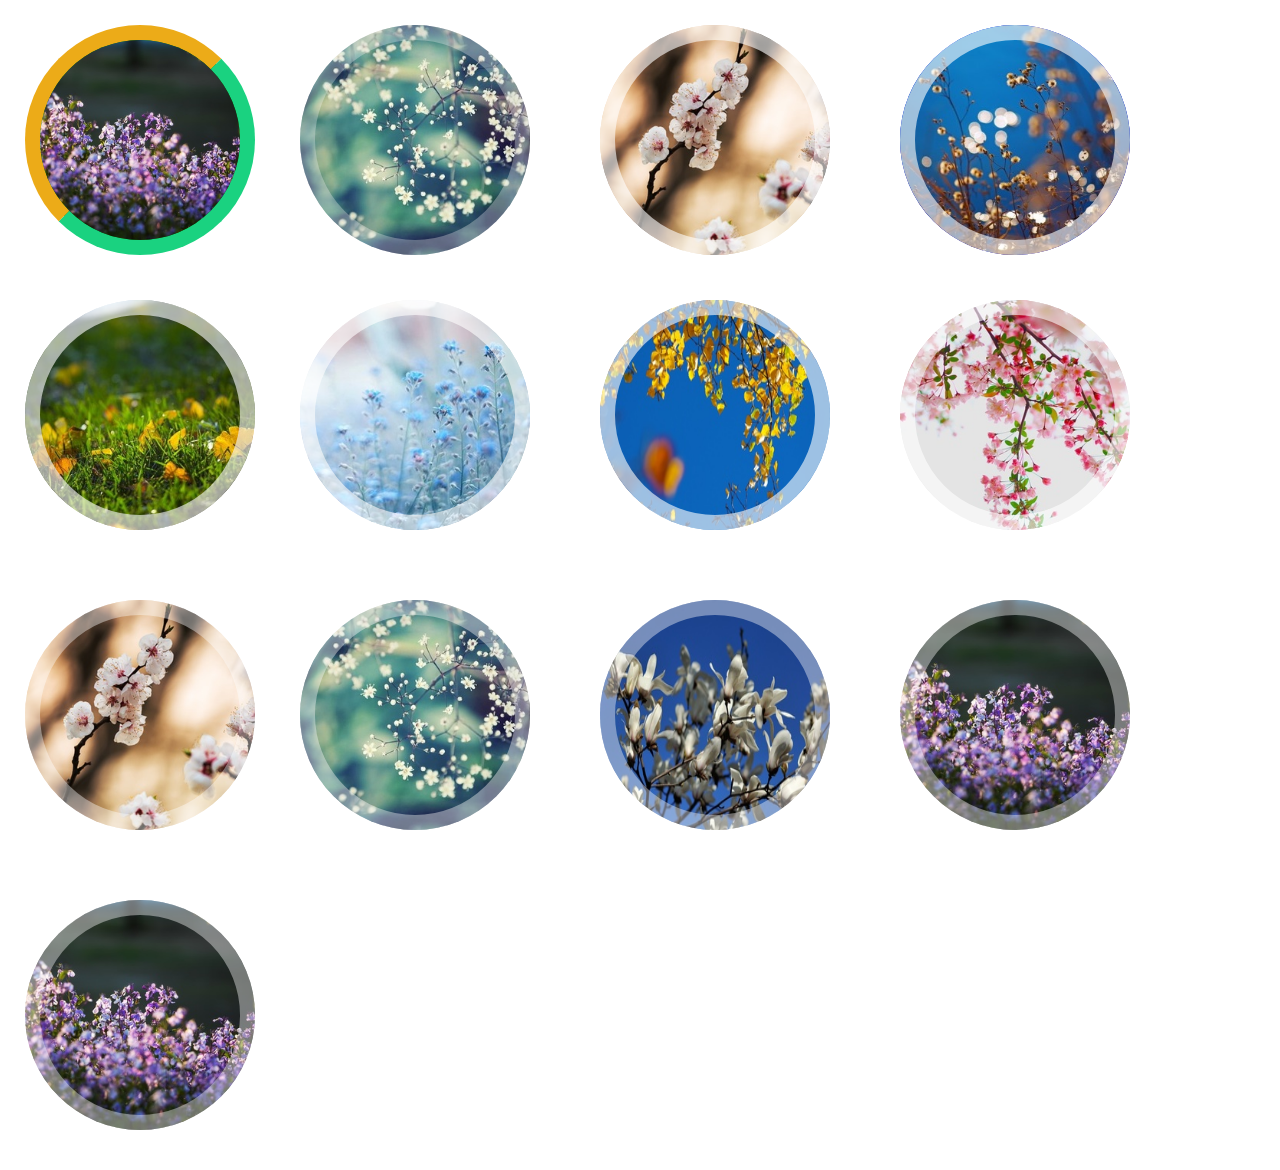
<file: 2D/index.html>
<!DOCTYPE html>
<html lang="en">
<head>
	<meta charset="UTF-8">
	<title>2D</title>
	<link rel="stylesheet" href="css/index.css">
</head>
<body>
	<!-- 第一个开始 -->
	<div class="box1">
		<div class="box1-1"></div>
	    <div class="box1-img"><img src="img/2.jpg" alt=""></div>	
		<div class="box1-2">HEADING!HERE</div>
	</div>
	<!-- 第一个结束 -->
	<!-- 第二个开始 -->
	<div class="box2">
		<div class="box2-img">
			<img src="img/6.jpg" alt="">
		    <div class="box2-1"></div>			
		</div>
		<div class="box2-2">HEADING!HERE</div>
	</div>
	<!-- 第二个结束 -->
    <!-- 第三个开始 -->
    <div class="box3">
    	<div class="box3-img">
    		<img src="img/7.jpg" alt="">
    		<div class="box3-1"></div>
    	</div>
    	<div class="box3-2">HEADING!HERE</div>
    </div>
    <!-- 第三个结束 -->
    <!-- 第四个开始 -->
    <div class="box4">
    	<div class="box4-img">
    		<img src="img/5.jpg" alt="">
    		<div class="box4-4"></div>
    	</div>
    	<div class="box4-2">HEADING!HERE</div>
    </div>
    <!-- 第四个结束 -->
    <!--问题1-->
    <!-- 第五个开始 -->
    <div class="box5">
    	<div class="box5-img">
    		<img src="img/4.jpg" alt="">
    		<div class="box5-1"></div>
    	</div>
        <div class="box5-2">HEADING!HERE</div>
    </div>
    <!-- 第五个结束 -->
    <!--第六个开始-->
    <div class="box6">
    	<div class="box6-1">HEADING!HERE</div>
    	<div class="box6-img">
    		<img src="img/3.jpg" alt="" />
    		<div class="box6-2"></div>
    	</div>
    </div>
    <!--第六个结束-->
    <!-第七个开始-->
    <div class="box7">	
    	<div class="box7-img">
    		<img src="img/rect/10.jpg" alt="" />
    		<div class="box7-1"></div>
    	</div>
    	<div class="box7-2">HEADING!HERE</div>
    </div>
    <!-第七个结束-->
    <!--第八个开始-->
    <div class="box8">
    	<div class="box8-img">
     		<img src="img/1.jpg" alt="" />
    		<div class="box8-1"></div>   		
    	</div>
    	<div class="box8-2">HEADING!HERE</div>
    </div>
    <!--第八个结束-->
    <!--第九个开始-->
    <div class="box9">
    	<div class="box9-img">
    		<img src="img/7.jpg" alt="" />
    		<div class="box9-1"></div>
    	</div>
    	<div class="box9-2">HEADING!HERE</div>
    </div>
    <!--第九个结束-->
    <!--第十个开始-->
    <div class="box10">
    	<div class="box10-img">
    	   <img src="img/6.jpg" alt="" />
    	   <div class="box10-1"></div>
    	</div>
    	<div class="box10-2">HEADING!HERE</div>
    </div>
    <!--第十个结束-->
    <!--第十一个开始-->
    <div class="box11">
    	<div class="box11-img">
    		<img src="img/rect/3.jpg" alt="" />
    		<div class="box11-1"></div>
    	</div>
    	<div class="box11-2">HEADING!HERE</div>
    </div>
    <!--第十一个结束-->
    <!--第十二个 开始-->
     <div class="box12">
    	<div class="box12-img">
    		<img src="img/2.jpg" alt="" />
    		<div class="box12-1"></div>
    	</div>
    	<div class="box12-2">HEADING!HERE</div>
    </div>   
    <!--第十二个 结束-->
    <!--第十三个 开始-->
     <div class="box13">
    	<div class="box13-img">
    		<img src="img/2.jpg" alt="" />
    		<div class="box13-1"></div>
    	</div>
    	<div class="box13-2">
    		<p class='p1'>HEADING!HERE</p>
    		<p class="p2">Good study</p>
    		
    	</div>
    </div>   
    <!--第十三个 结束-->    
</body>
</html>
</file>
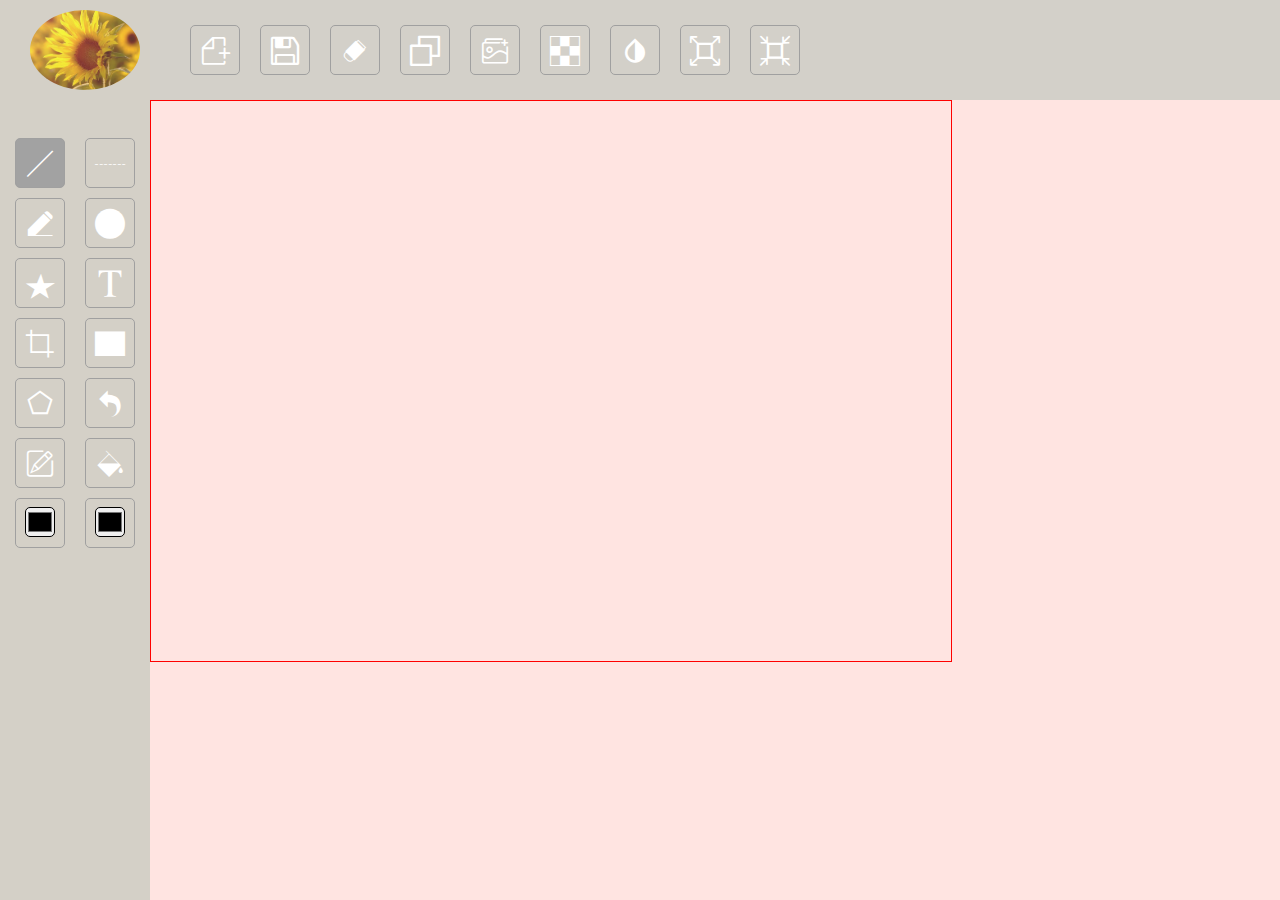
<file: palette/index.html>
<!doctype html>
<html lang="en">
<head>
	<meta charset="UTF-8" />
	<title>画板</title>
	<link rel="stylesheet" href="css/index.css" />
	<link rel="stylesheet" href="iconfont/iconfont.css" />
	<link rel="stylesheet" href="iconfont1/iconfont.css" />
	<!--<script src="js/function.js"></script>-->
	<script src='js/function1.js'></script>
	<!--<script src="js/index.js"></script>-->
	<script src='js/index1.js'></script>
</head>
<body>
	<main>
		<div class="left">
			 <div class="logo"></div>
			<label class='iconfont icon-line type' id='line'active='true' ></label>
			<label class='iconfont icon-xuxian type' id='dash'></label>
			<label class='iconfont icon-qianbi type' id='qianbi'></label>
			<label class='iconfont icon-yuan type' id='circle'></label>
			<label class="iconfont icon-duobianxing1 type" id='djx'></label>
			<label class='iconfont icon-wenzi' id='font'></label>
			<label class='iconfont icon-tuoyuan' id='caijian'></label>
			<label class='iconfont icon-ft-rectangle type' id='rectA'></label>
			<label class='iconfont icon-duobianxing type' id='dbx'></label>
			<label class='iconfont icon-cancel' id='cancel'></label>
			<label class="iconfont icon-qianbi1 style" id='strokeS'></label>			
			<label class='iconfont icon-tianchong style' id='fillS'></label>
			<label><input type="color" / id='color1'></label>
			<label><input type="color" / id='color2'></label>
		</div>
		<div class="right">
			<div class="top">
				<label class='iconfont icon-xinjian' id='newC'></label>
				<label id='save'><a href=""  class='iconfont icon-baocun'></a></label>
				<label class="iconfont icon-xiangpica-copy" id='eraser'></label>
			    <label class='iconfont icon-huabuhuanyuan' id='hbhy'></label>
			    <label class='iconfont icon-daorutupian' id='hbsx'></label>			
			    <label class='iconfont icon-masaike' id='hbsx'></label>			
			    <label class='iconfont icon-ic_invert_colors_px' id='hbsx'></label>			
				<label class="iconfont icon-huabufangda" id='hbfd'></label>				
			    <label class='iconfont icon-huabusuoxiao' id='hbsx'></label>			
			</div>
			<div class="bottom">
	         	<canvas width="800" height="560"></canvas>
	        	<div class="eraser"></div>
	        	<div class="caijian"></div>
	        	<div class="mask"></div>
			</div>
		</div>
	</main>
</body>
</html>
</file>
<file: 2D/css/index.css>
/*清除浏览器默认样式*/
*{
	margin:0;
	padding:0;
	list-style:none;
	text-decoration: none;
}
body{
	position: relative;
}
/*第一个开始*/
.box1{
	width: 230px;
	height: 230px;
	border-radius:50%;
	/*background:red;*/
	float: left;
	position: relative;
	position:absolute;
	top:25px;
	left:25px;
}
.box1-1{
	width: 200px;
	height: 200px;
	background:green;
	border:15px solid #ECAB18;
	border-bottom-color:#1AD280;
	border-right-color:#1AD280;
	border-radius:50%;
}
.box1-img,.box1-2{
	width: 200px;
	height: 200px;
/*	background:red;*/
	border-radius:50%;
    position:absolute;
    top:0;
    bottom:0;
    left:0;
    right:0;
    margin:auto;
}
.box1-img img{
	width: 200px;
	height: 200px;
	border-radius:50%;
}
.box1-2{
    background: rgba(0,0,0,0.3);
    font-size:22px;
    color:rgba(255,255,255,0.7);
    text-align:center;
    line-height: 200px;
    opacity: 0;
    letter-spacing: 2px;
    text-shadow: 0 0 1px white, 0 1px 2px rgba(0, 0, 0, 0.3);
}
.box1:hover .box1-1{
	transform:rotate(180deg);
	transition:all 0.8s ease;
}
.box1:hover .box1-2{
    opacity: 1;
	transition:all 1s ease;
}
/*第一个结束*/
/*第二个开始*/
.box2{
   width:230px;  
   height:230px; 
   border-radius:50%;
   /*background: red;*/
   margin-bottom:15px;
   position: relative;
	position:absolute;
	top:25px;
	left:300px;
}
.box2-img{
   position: relative;	
}
.box2-img,.box2-img img{
	width:230px;
	height: 230px;
	border-radius:50%;     
}
.box2-1{
	width:200px;
	height:200px;
	border-width:15px;
	border-style: solid;
	border-color:rgba(255,255,255,0.3);
	background: transparent;
	border-radius:50%;
	position: absolute;
	top:0;
	bottom:0;
	left:0;
	right:0;
	margin:auto;
}
.box2-2{
	width: 230px;
	height: 230px;
	background: rgba(0,0,0,0.7);
	border-radius:50%;
	font-size: 22px;
	color:rgba(255,255,255,0.7);
	/*opacity:0;*/
	text-align: center;
	line-height: 230px;
	letter-spacing:2px;
    text-shadow: 0 0 1px white, 0 1px 2px rgba(0, 0, 0, 0.3);
    position: absolute;
    top:0;	
    bottom:0;	
    left:230px;		
    margin:auto;
    visibility:hidden;
}
.box2:hover .box2-img{
	transform:rotate(30deg);
	transition:all 0.3s ease;
}
.box2:hover .box2-2{	
	transform:translateX(-230px);
	/*display: block;*/
	transition:all 0.3s ease;	
    visibility:visible;
}
/*第二个结束*/
/*第三个开始*/
.box3{
	width: 230px;
	height: 230px;
	border-radius: 50%;
	/*background:red;*/
	margin-bottom: 15px;
	position: relative;
	position:absolute;
	top:25px;
	left:600px;	
}
.box3-img{
	width: 230px;
	height: 230px;
	/*background: blue;*/
	border-radius: 50%;
	position: relative;
	position: absolute;
	top: 0;
	left: 0;
	z-index: 10;
}
.box3-img img{
	display:block;
	width:230px;
	height: 230px;
	border-radius:50%;
}
.box3-1{
	width: 200px;
	height: 200px;
	background: transparent;
	border-radius: 50%;
	border:15px solid rgba(255,255,255,0.6);
	position: absolute;
	top:0;
	bottom:0;
	left:0;
	right:0;
	margin:auto;
}
.box3-2{
    width: 230px;
	height: 230px;
	background: #3E3939;
	border-radius: 50%;
	font-size: 22px;
	color: #fff;
	/*opacity: 0;*/
	text-align: center;
	line-height: 230px;
	letter-spacing:2px;
	position: absolute;
	top:0;
	bottom:0;
	z-index: 5;
	margin-top:auto;
	margin-bottom:auto;
	left:-230px;
	visibility: hidden;
}
.box3:hover .box3-img{
	transform:scale(0.5,0.5) translateX(230px);
	transition:all 0.5s ease;
}
.box3:hover .box3-2{
	/*opacity: 1;*/
	transform:translateX(230px);
	transition:all 0.5s ease;
	visibility:visible;
}
/*第三个结束*/
/*第四个开始*/
.box4{
	width: 230px;
	height: 230px;
	border-radius: 50%;
	/*background: red;*/
	margin-bottom: 15px;
	position:relative;
	position:absolute;
	top:25px;
	left:900px;	
}
.box4-img{
	width: 230px;
	height: 230px;
	border-radius: 50%;
	background: blue;
	position: relative;
}
.box4-img img{
	display: block;
	width: 230px;
	height: 230px;
	border-radius: 50%;

}
.box4-4{
	width: 200px;
	height: 200px;
	border-radius: 50%;
	border:15px solid rgba(255,255,255,0.6);
	/*background: yellow;*/
	position: absolute;
	top:0;
	bottom:0;
	left:0;
	right:0;
	margin:auto;
}
.box4-2{ 
    width: 230px;
	height: 230px;
	background: #3E3939;
	border-radius: 50%;
	font-size: 22px;
	color: #fff;
	/*opacity: 0;*/
	text-align: center;
	line-height: 230px;
	letter-spacing:2px;
	position: absolute;
	top:0;
	bottom:0;
	z-index: 5;
	margin-top:auto;
	margin-bottom:auto;
	left:-230px;
	visibility:hidden;
}
.box4:hover .box4-img{
	transform:translateX(230px); 
	transition:all 0.5s ease;
	opacity: 0;
}
.box4:hover .box4-2{
	/*opacity:1;*/
	transform:translateX(230px); 
	transition:all 0.5s ease;
	visibility:visible;
}
/*第四个结束*/
/*问题1*/
/*第五个开始*/
.box5{
	width: 230px;
	height: 230px;
	/*background: red;*/
	border-radius: 50%;
	margin-bottom:15px;
	position:relative;
	position:absolute;
	top:300px;
	left:25px;		
	perspective:1800px;
}
.box5-img{
	width: 230px;
	height: 230px;
	border-radius:50%;
	position: relative;
}
.box5-img img{
	display: block;
	width: 230px;
	height: 230px;
	border-radius:50%;
}
.box5-1{
	width: 200px;
	height: 200px;
	border:15px solid rgba(255,255,255,0.6);
	background: transparent;
	border-radius:50%;
	position:absolute;
	top:0;
	bottom:0;
	left:0;
	right:0;
	margin:auto;
}
.box5-2{
	width: 230px;
	height: 230px;
	background: rgba(0,0,0,0.8);
	/*background: red;*/
	border-radius: 50%;
	position: absolute;
	top:0;
	bottom:0;
    left:0;
    right:0;
    margin:auto;
    font-size:22px;
    color:#fff;
    letter-spacing:2px;
    text-align:center;
    line-height: 230px;
    transform: rotateY(90deg);              
}
.box5:hover .box5-2{
	transform-style: preserve-3d;   	
    transform: rotateY(0deg);
	transition:all 1s ease;	
	
}
/*第五个结束*/
/*第六个开始*/
.box6{
	width: 115px;
	height: 115px;
	/*background: red;*/
	border-radius: 50%;
	margin-bottom:15px;
	padding:57.5px;
	position:relative;	
	position:absolute;
	top:300px;
	left:300px;		
}
.box6-1{
	width: 115px;
	height: 115px;
	background: rgba(0,0,0,0.7);
	border-radius: 50%;
    font-size:11px;
    color:#fff;
    letter-spacing:2px;
    text-align:center;
    line-height: 115px;	
}
.box6-img{
	width: 230px;
	height: 230px;
	border-radius:50%;
	position:relative;
	position:absolute;
	top:0;
	left:0;
}
.box6-img img{
	display: block;
	width: 230px;
	height: 230px;
	border-radius:50%;
}
.box6-2{
	width: 200px;
	height: 200px;
	border:15px solid rgba(255,255,255,0.6);
	background: transparent;
	border-radius:50%;
	position:absolute;
	top:0;
	bottom:0;
	left:0;
	right:0;
	margin:auto;
}
.box6:hover .box6-img{
	transform:scale(1.3,1.3);
	transition:all 0.5s ease;		
	opacity:0;	
}
.box6:hover .box6-1{
	transform:scale(2,2);
	/*transform-origin:0 0;*/
	transition:all 0.5s ease;	
}
/*第六个结束*/
/*第七个开始*/
.box7{
	width: 230px;
	height: 230px;
	/*background: red;*/
	border-radius: 50%;
	margin-bottom:15px;	
	position:relative;
	position:absolute;
	top:300px;
	left:600px;			
}
.box7-img{
	width: 230px;
	height: 230px;
	/*background: green;*/
	border-radius: 50%;
	position:relative;
}
.box7-img img{
	width: 230px;
	height: 230px;
	border-radius: 50%;	
}
.box7-1{
	width: 200px;
	height: 200px;
	border:15px solid rgba(255,255,255,0.6);
	background:transparent;
	border-radius: 50%;	
	position:absolute;
	top:0;
	left:0;
}
.box7-2{
	width: 230px;
	height: 230px;
	background: rgba(0,0,0,0.7);
	border-radius: 50%;
    font-size:22px;
    color:#fff;
    letter-spacing:2px;
    text-align:center;
    line-height: 230px;
    position:absolute;
    top:0;
    left:-230px;
    /*opacity:0;*/
   visibility:hidden;
}
.box7:hover .box7-img{
	transform: scale(0.5,0.5);
	transition:all 0.5s ease;
	opacity:0;
}
.box7:hover .box7-2{
	transform:translateX(230px);
	transition:all 0.5s ease;
	/*opacity:1;*/		
	visibility:visible;
}
/*第七个结束*/
/*问题2   停顿*/
/*第八个开始*/
.box8{
	width: 230px;
	height: 230px;
	/*background: red;*/
	border-radius: 50%;
	margin-bottom:15px;	
	position:relative;	
	position:absolute;
	top:300px;
	left:900px;		
}
.box8-img{
	width: 230px;
	height: 230px;	
	border-radius: 50%;	
	position:relative;
    transition: all 0.3s ease-in-out 0.3s;	
}
.box8-img img{
	width: 230px;
	height: 230px;	
	border-radius: 50%;		
}
.box8-1{
	width: 200px;
	height: 200px;	
	border-radius: 50%;	
	border:15px solid rgba(255,255,255,0.6);
	background:	transparent;
	position:absolute;
	top:0;
	left:0;
}
.box8-2{
	width: 115px;
	height: 115px;
	background: rgba(0,0,0,0.7);
	border-radius: 50%;
    font-size:11px;
    color:#fff;
    letter-spacing:2px;
    text-align:center;
    line-height: 115px;
    position:absolute;
    top:57.5px;
    left:287.5px;
    /*opacity:0;*/		
    visibility:hidden; 
}
.box8:hover .box8-img {
	transform:scale(0.5,0.5) translate(-230px);;
	transition:all 0.5s ease-in-out; 	
	opacity:0;

}
.box8:hover .box8-2{
	transform:translate(-230px) scale(2,2);	
	transition:all 1s ease 0.5s;	
	/*opacity:1;*/	
	visibility:visible;
}
/*第八个结束*/
/*第九个开始*/
.box9{
	width: 230px;
	height: 230px;
	/*background: red;*/
	border-radius: 50%;
	margin-bottom:15px;	
	position:relative;
	position:absolute;
	top:600px;
	left:25px;			
}
.box9-img{
	width: 230px;
	height: 230px;	
	border-radius: 50%;	
	position:relative;	
}
.box9-img  img{
	width: 230px;
	height: 230px;	
	border-radius: 50%;			
}
.box9-1{
	width: 200px;
	height: 200px;	
	border-radius: 50%;	
	border:15px solid rgba(255,255,255,0.4);
	background:	transparent;
	position:absolute;
	top:0;
	left:0;	
}
.box9-2{
	width: 115px;
	height: 115px;
	background: rgba(0,0,0,0.7);
	border-radius: 50%;
    font-size:11px;
    color:#fff;
    letter-spacing:2px;
    text-align:center;
    line-height: 115px;
    position:absolute;
    top:57.5px;
    left:57.5px;
    visibility:hidden; 	
}
.box9:hover  .box9-img{
	transform: translateX(230px) rotate(180deg) ;
	transition:all 0.4s ease;
	opacity: 0;

}
.box9:hover  .box9-2{
	transform:scale(2);
	transition:all 0.4s ease;	
	visibility:visible;
}
/*第九个结束*/
/*第十个开始*/
.box10{
	width: 230px;
	height: 230px;
	/*background: red;*/
	border-radius: 50%;
	margin-bottom:15px;	
	position:relative;
	position:absolute;
	top:600px;
	left:300px;		
}
.box10-img{
	width: 230px;
	height: 230px;	
	border-radius: 50%;	
	position:relative;	
	z-index:5;	
}
.box10-img img{
	width: 230px;
	height: 230px;	
	border-radius: 50%;			
}
.box10-1{
	width: 200px;
	height: 200px;	
	border-radius: 50%;	
	border:15px solid rgba(255,255,255,0.4);
	background:	transparent;
	position:absolute;
	top:0;
	left:0;		
}
.box10-2{
	width: 230px;
	height: 230px;
	background: rgba(0,0,0,0.9);
	border-radius: 50%;
    font-size:22px;
    color:#fff;
    letter-spacing:2px;
    text-align:center;
    line-height: 200px;
    position:absolute;
    top:0px;
    left:0px;
	z-index:1;    
    visibility:hidden; 		
}
.box10:hover .box10-img{
	transform:scale(0.5,0.5);
	transition:all 0.5s ease;
	transform-origin:bottom center;
}
.box10:hover .box10-2{
	transition:all 0.5s ease;
	visibility: visible;
}
/*第十个结束*/
/*第十一个开始*/
.box11{
	width: 230px;
	height: 230px;
	/*background: red;*/
	border-radius: 50%;
	margin-bottom:15px;	
	position:relative;
	position:absolute;
	top:600px;
	left:600px;	
	perspective: 800px;		
}
.box11-img{
	width: 230px;
	height: 230px;	
	border-radius: 50%;	
	position:relative;	
	perspective:800px;
}
.box11-img img{
	width: 230px;
	height: 230px;	
	border-radius: 50%;			
}
.box11-1{
	width: 200px;
	height: 200px;	
	border-radius: 50%;	
	border:15px solid rgba(255,255,255,0.4);
	background:	transparent;
	position:absolute;
	top:0;
	left:0;		
}
.box11-2{
	width: 115px;
	height: 115px;
	background: rgba(0,0,0,0.8);
	border-radius: 50%;
    font-size:11px;
    color:#fff;
    letter-spacing:2px;
    text-align:center;
    line-height: 115px;
    position:absolute;
    top:57.5px;
    left:57.5px;   
    visibility:hidden; 
	transform:rotateY(-90deg);    		
}
.box11:hover .box11-img{
	transform-style:preserve-3d;
	transform:rotateY(90deg);
	transition:all 0.5s ease;
    opacity: 0;
}
.box11:hover .box11-2{
	transform:scale(2) rotateY(0deg);
	transition:all 0.4s ease 0.5s;	
	visibility:visible;
}
/*第十一个结束*/
/*第十二个开始*/
.box12{
	width: 230px;
	height: 230px;
	/*background: red;*/
	border-radius: 50%;
	margin-bottom:15px;	
	position:relative;
	position:absolute;
	top:600px;
	left:900px;	
	perspective: 800px;		
}
.box12-img{
	width: 230px;
	height: 230px;	
	border-radius: 50%;	
	position:relative;	
    /*visibility:hidden;*/  	
}
.box12-img img{
	width: 230px;
	height: 230px;	
	border-radius: 50%;			
}
.box12-1{
	width: 200px;
	height: 200px;	
	border-radius: 50%;	
	border:15px solid rgba(255,255,255,0.4);
	background:	transparent;
	position:absolute;
	top:0;
	left:0;		
}
.box12-2{
	width: 230px;
	height: 230px;
	background: rgba(0,0,0,0.8);
	border-radius: 50%;
    font-size:22px;
    color:#fff;
    letter-spacing:2px;
    text-align:center;
    line-height: 230px;
    position:absolute;
    top:0px;
    left:0px;   
    visibility:hidden;   
	transform:translateX(230px)  rotate(180deg);   	
}
.box12:hover .box12-img{
	transform-style:preserve-3d;
	transform:translateX(230px) rotate(180deg);
	transition:all 0.4s ease;
    opacity: 0;
}
.box12:hover .box12-2{
	transform:translateX(0px) rotate(0deg);
	transition:all 0.4s ease 0.4s;	
	visibility:visible;
}
/*第十二个结束*/
/*第十三个开始*/
.box13{
	width: 230px;
	height: 230px;
	/*background: red;*/
	border-radius: 50%;
	margin-bottom:15px;	
	position:relative;
	position:absolute;
	top:900px;
	left:25px;	
	perspective: 800px;		
}
.box13-img{
	width: 230px;
	height: 230px;	
	border-radius: 50%;	
	position:relative;	
    /*visibility:hidden;*/  	
}
.box13-img img{
	width: 230px;
	height: 230px;	
	border-radius: 50%;			
}
.box13-1{
	width: 200px;
	height: 200px;	
	border-radius: 50%;	
	border:15px solid rgba(255,255,255,0.4);
	background:	transparent;
	position:absolute;
	top:0;
	left:0;		
}
.box13-2{
	width: 230px;
	height: 230px;
	background: rgba(0,0,0,0.6);
	border-radius: 50%;
    font-size:22px;
    color:#fff;
    letter-spacing:2px;
    text-align:center;
    line-height: 230px;
    position:absolute;
    top:0px;
    left:0px;   
    visibility:hidden;   	
}
.p1{
	width: 230px;
	height: 230px;	
	border-radius: 50%;	
	line-height: 200px;
    position:absolute;
    top:0px;
    left:-230px;   
    /*background: red;*/	
}
.p2{
	width: 230px;
	height: 230px;	
	border-radius: 50%;	
	line-height:270px;	
	font-size:18px ;
    position:absolute;
    top:0px;
    left:230px; 
    /*background: red;*/  	
}
.box13:hover .box13-2{
    visibility: visible;
}
.box13:hover .p1{
	transform: translateX(230px);
	transition:all 0.4s ease;	
}
.box13:hover .p2{
	transform: translateX(-230px);
	transition:all 0.4s ease;	
}
/*第三个结束*/
</file>
<file: palette/css/index.css>
*{
	margin:0;
	padding:0;
	list-style:none;
}
main{
	position:absolute;
	top:0;
	bottom:0;
	left:0;
	right:0;
	background:yellow;
}
canvas{

	border:1px solid red;
	box-sizing: border-box;
}
.left{
	width:150px;
	height:100%;
	background:#D4D0C7;
	float:left;
	padding-left:15px;
	padding-right:15px;
	box-sizing:border-box;
	overflow:hidden;
	position:relative;
	padding-top:138px;
}
.logo{
	width:110px;
	height:80px;
	border-radius:50%;
	opacity:0.8;
	position:absolute;
	top:10px;
	left:30px;
	background:url(../img/logo.jpg) no-repeat center center;
	background-size:cover;
}
.right{
	width:calc(100% - 150px);
	float:right;
	height:100%;
	/*background:greenyellow;*/
	position:relative;
}
.top{
	width:100%;
	height:100px;
	background:#D3D0C9;
	line-height:100px;
	padding-top:25px;
	padding-left:40px;
	box-sizing:border-box;
}
.bottom{
	position:absolute;
	top:100px;
	bottom:0;
	left:0;
	right:0;
	background:mistyrose;
}
label{
	width:50px;
	height:50px;
	border:1px solid #A0A0A0;
	float:left;
	box-sizing:border-box;
	border-radius:5px;
	margin-bottom:10px;
	line-height:50px;
	text-align:center;
	cursor:pointer;
}
.left label:nth-of-type(2n+1){
	margin-right:20px;
}
.left .iconfont{
	font-size:30px;
	color:#fff;	
}
.top label{
	margin-right:20px;
}
.top .iconfont{
	font-size:30px;
	color:#fff;	
}
input{
	width:30px;
	height:30px;
	border-radius:5px;
	margin-top:8px;
}
.mask{
	width:100%;
	height:100%;
	position:absolute;
	top:0;
	left:0;
	z-index:3;
	/*opacity: 0.2;*/
	/*background: #000;*/
}

.eraser{
	width:20px;
	height:20px;
	border:1px solid #666666;
	position:absolute;
	top:0px;
	left:0px;
	z-index:4;
	box-sizing:border-box;
	display: none;
}
label[active=true]{
	background:#A2A2A2;
}
.caijian{
	border:1px dashed #0086B3;
	position:absolute;
	top:0;
	left:0;
	display:none;
}
</file>
<file: palette/iconfont/iconfont.css>
@font-face {font-family: "iconfont";
  src: url('iconfont.eot?t=1503917822903'); /* IE9*/
  src: url('iconfont.eot?t=1503917822903#iefix') format('embedded-opentype'), /* IE6-IE8 */
  url('iconfont.woff?t=1503917822903') format('woff'), /* chrome, firefox */
  url('iconfont.ttf?t=1503917822903') format('truetype'), /* chrome, firefox, opera, Safari, Android, iOS 4.2+*/
  url('iconfont.svg?t=1503917822903#iconfont') format('svg'); /* iOS 4.1- */
}

.iconfont {
  font-family:"iconfont" !important;
  font-size:16px;
  font-style:normal;
  -webkit-font-smoothing: antialiased;
  -moz-osx-font-smoothing: grayscale;
}

.icon-duobianxing1:before { content: "\e64a"; }

.icon-tuodonghuabu:before { content: "\e62f"; }

.icon-xuxian:before { content: "\e667"; }

.icon-qianbi1:before { content: "\e669"; }

.icon-yuan:before { content: "\e60a"; }

.icon-line:before { content: "\e653"; }

.icon-lishijilu-copy:before { content: "\e601"; }

.icon-huabuhuanyuan:before { content: "\e782"; }

.icon-huabusuoxiao:before { content: "\e783"; }

.icon-huabufangda:before { content: "\e784"; }

.icon-cancel:before { content: "\e630"; }

.icon-wenzi:before { content: "\e6e9"; }

.icon-tuoyuan:before { content: "\e600"; }

.icon-tuoyuan1:before { content: "\e61a"; }

.icon-iconfontwancheng:before { content: "\e602"; }

.icon-xinjian:before { content: "\e6a2"; }

.icon-A-ZICONCopy:before { content: "\e632"; }

.icon-duobianxing:before { content: "\e603"; }

.icon-ft-polygon:before { content: "\e727"; }

.icon-xinjianhuabu:before { content: "\e761"; }

.icon-xiangpica-copy:before { content: "\e604"; }
</file>
<file: palette/iconfont1/iconfont.css>
@font-face {font-family: "iconfont";
  src: url('iconfont.eot?t=1504065868659'); /* IE9*/
  src: url('iconfont.eot?t=1504065868659#iefix') format('embedded-opentype'), /* IE6-IE8 */
  url('[data-uri]') format('woff'),
  url('iconfont.ttf?t=1504065868659') format('truetype'), /* chrome, firefox, opera, Safari, Android, iOS 4.2+*/
  url('iconfont.svg?t=1504065868659#iconfont') format('svg'); /* iOS 4.1- */
}

.iconfont {
  font-family:"iconfont" !important;
  font-size:16px;
  font-style:normal;
  -webkit-font-smoothing: antialiased;
  -moz-osx-font-smoothing: grayscale;
}

.icon-daorutupian:before { content: "\e708"; }

.icon-tianchong:before { content: "\e680"; }

.icon-baocun:before { content: "\e634"; }

.icon-juxing:before { content: "\e619"; }

.icon-ic_invert_colors_px:before { content: "\e8ce"; }

.icon-caijian:before { content: "\e600"; }

.icon-qianbi:before { content: "\e61a"; }

.icon-ft-rectangle:before { content: "\e727"; }

.icon-masaike:before { content: "\e61d"; }
</file>
